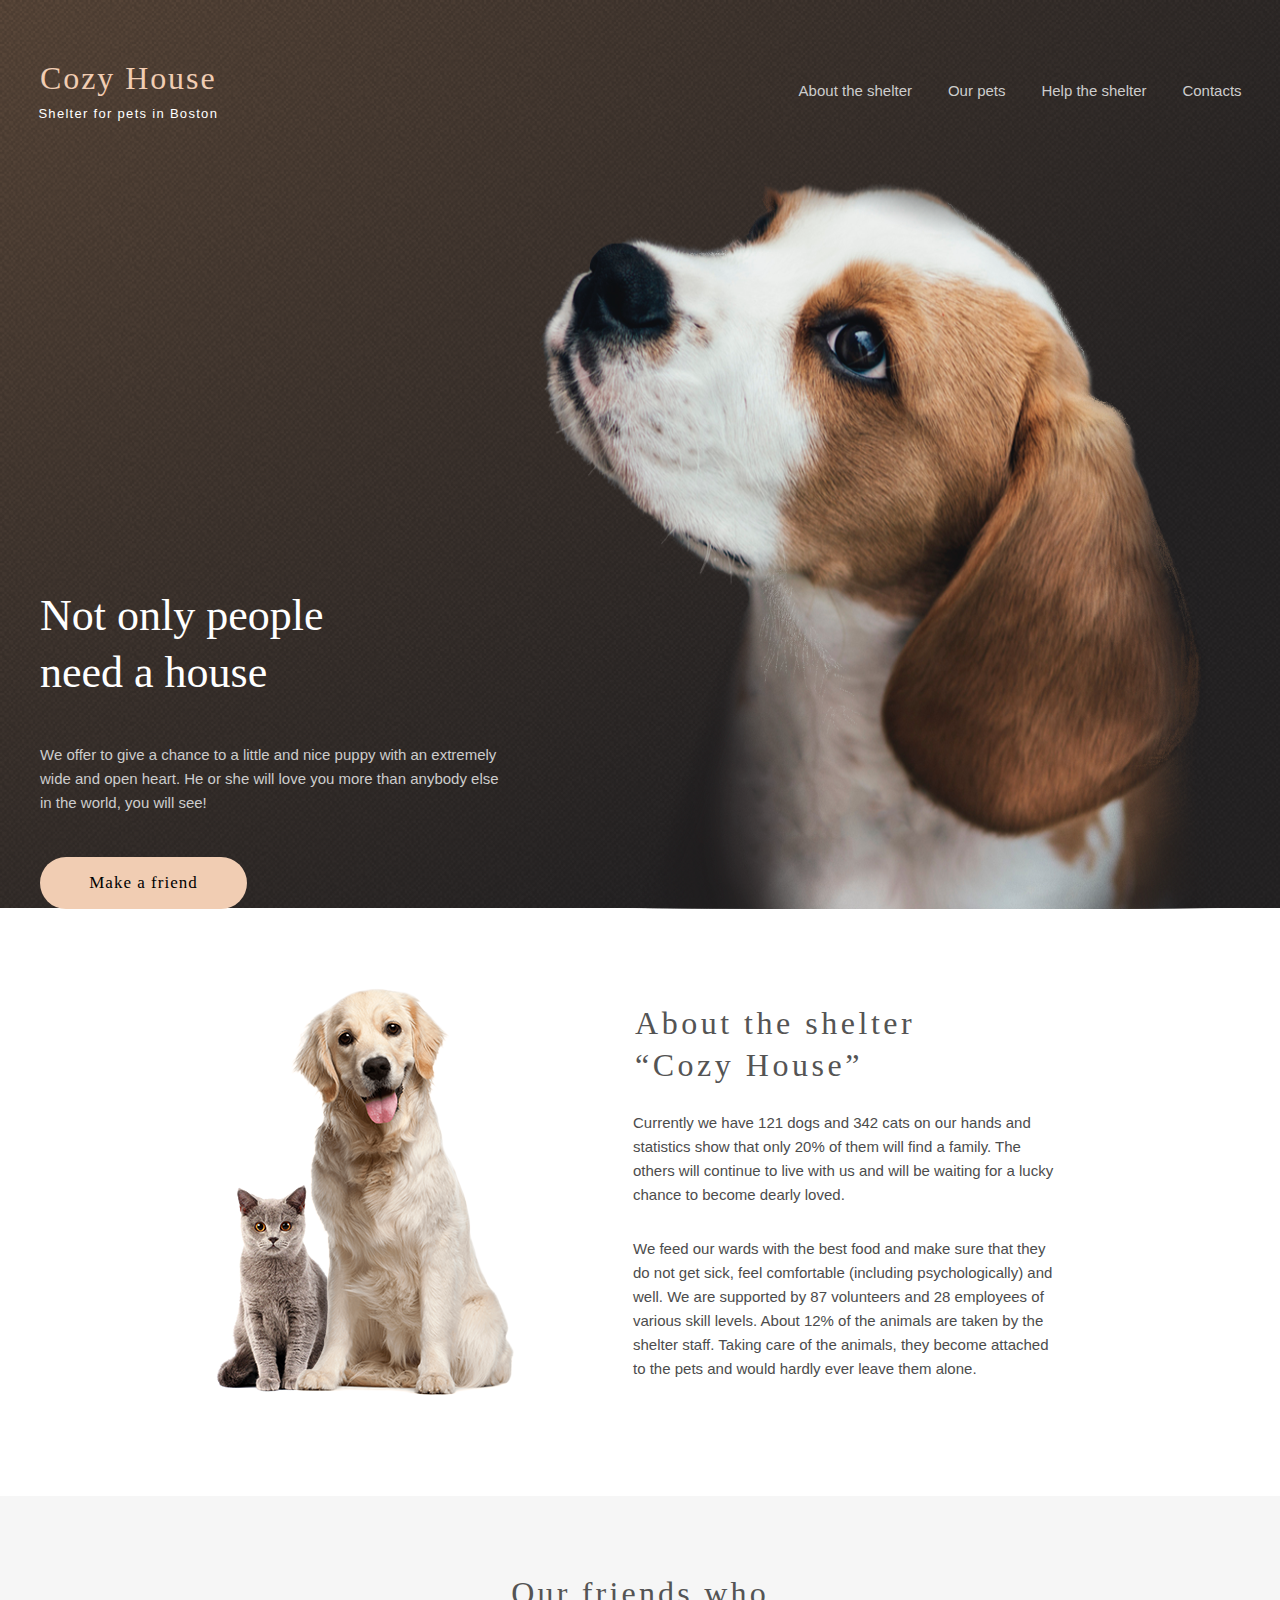
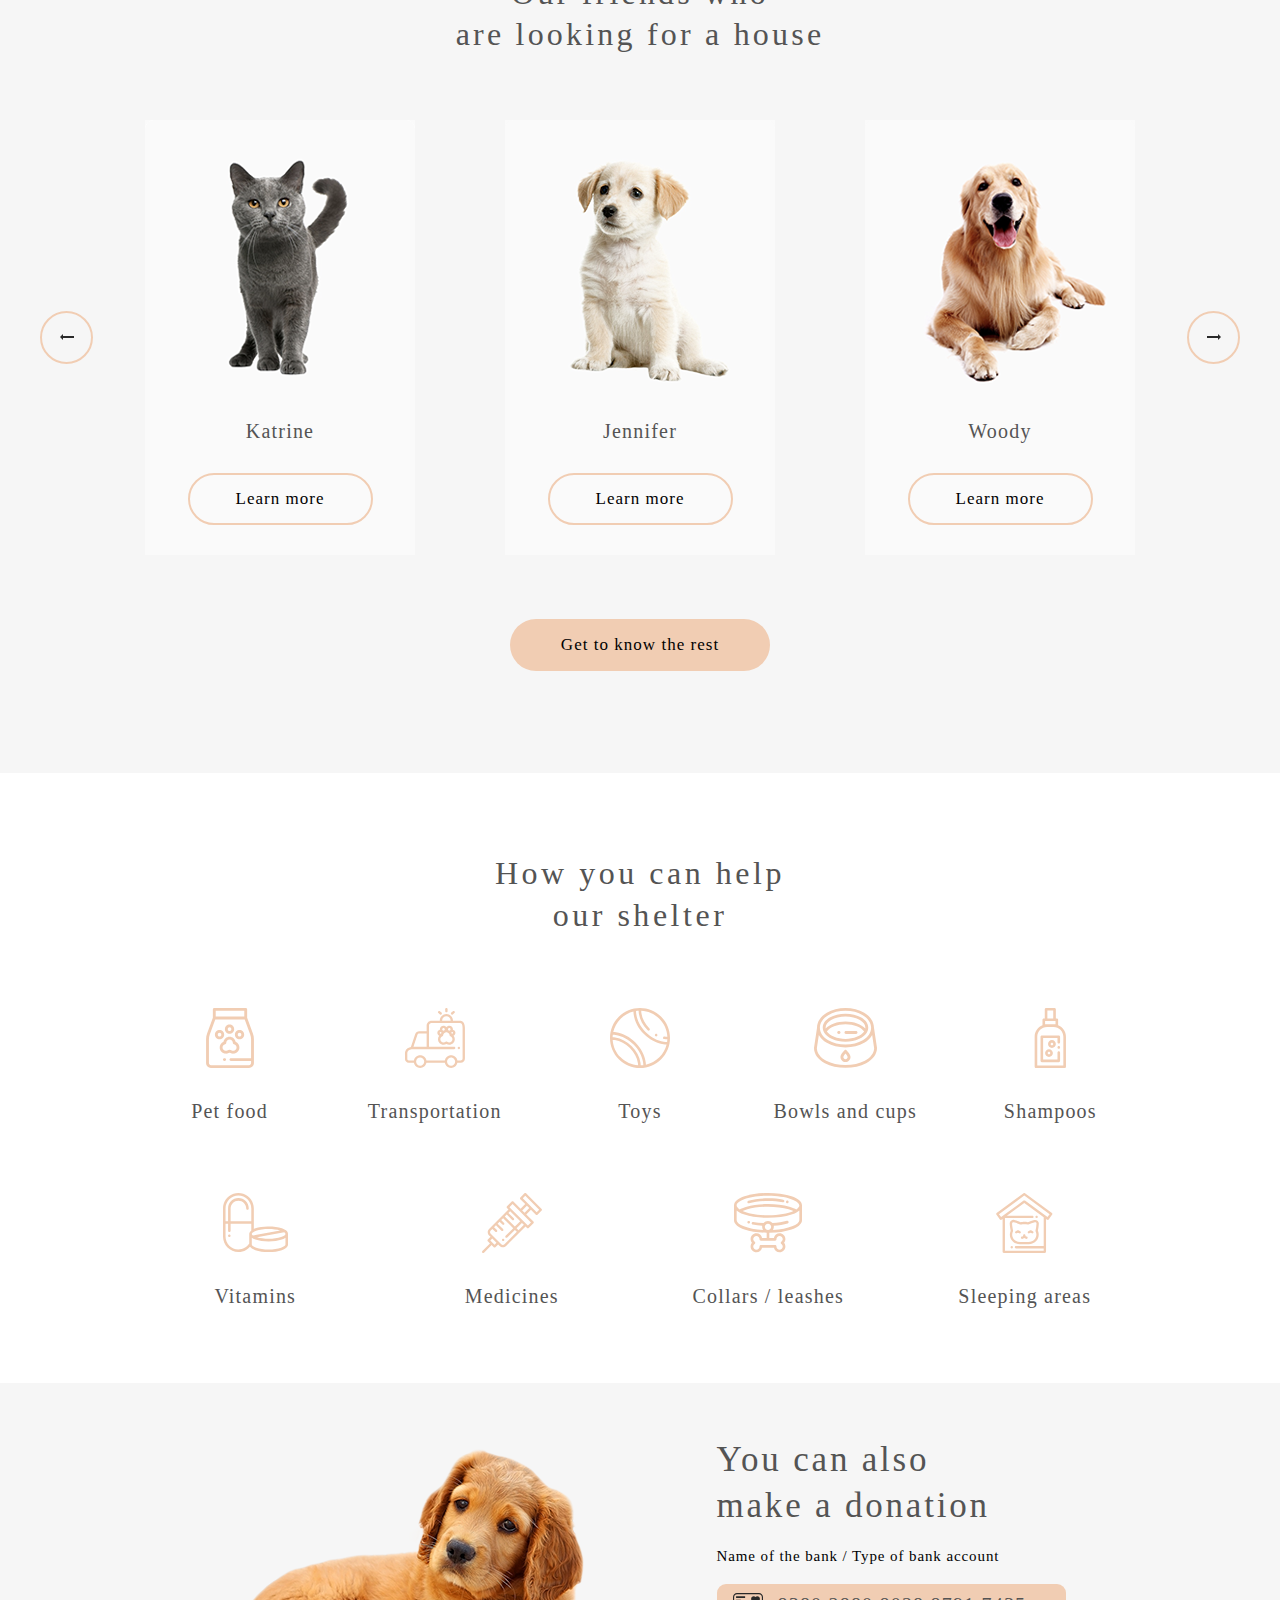
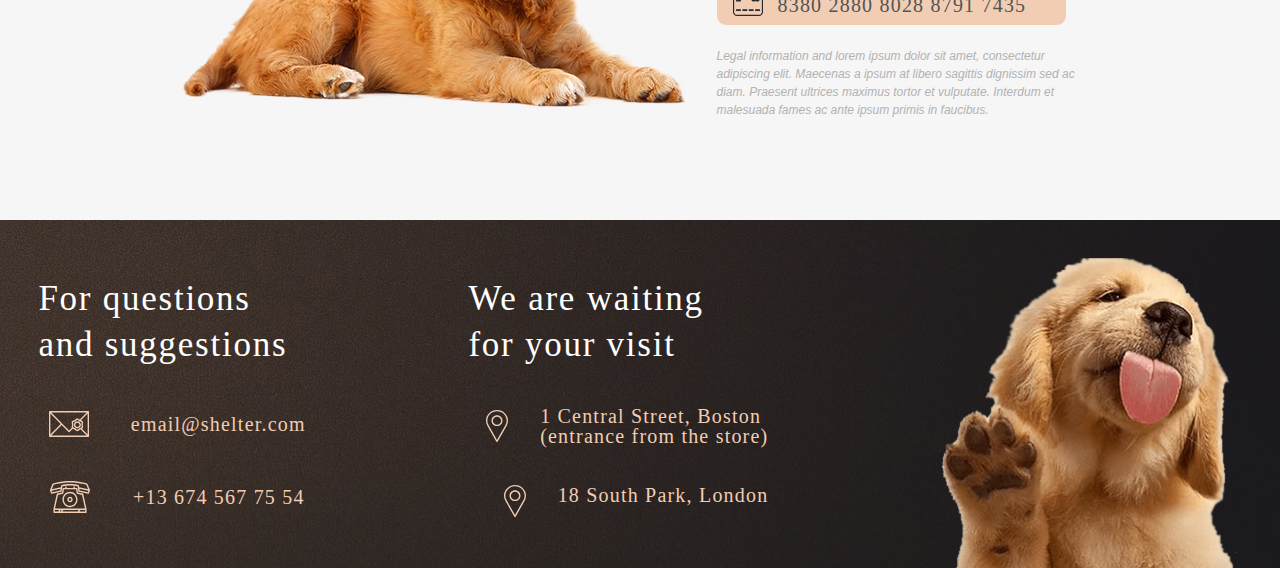
<file: assets/pages/main/index.html>
<!DOCTYPE html>
<html lang="en">
<head>
    <meta charset="UTF-8">
    <meta name="viewport" content="width=device-width, initial-scale=1.0">
    <link rel="stylesheet" href="./css/style.css">
    <title>Document</title>
</head>
<body>
    <div class="body_content">
        <div class="start_wrapper">
            <header>
                <div class="logo">
                    <div class="logo__title">Cozy House</div>
                    <div class="logo_subtitle">Shelter for pets in Boston </div>
                </div>
                <nav>
                    <ul>
                        <li><a href="#">About the shelter</a></li>
                        <li><a href="#">Our pets</a></li>
                        <li><a href="#">Help the shelter</a></li>
                        <li><a href="#">Contacts</a></li>
                    </ul>
                </nav>
                <div class="burger">
                    <div></div>
                    <div></div>
                    <div></div>
                </div>
            </header>
            <div class="start_screen">
                <div class="start_screen__content">
                    <h2>Not only people <br> need a house</h2>
                    <p>We offer to give a chance to a little and nice puppy with an extremely wide and open heart. He or she will love you more than anybody else in the world, you will see!</p>
                    <button class="primary">Make a friend</button>
                </div>
                <img src="../../icons/start-screen-puppy.svg" alt="puppy">
            </div>
            
        </div>
        <div class="about_wrapper">
            <div class="about">
                <img src="../../images/about-pets.png" alt="about_pets">
                <div class="about__content">
                    <h3>About the shelter “Cozy House”</h3>
                    <p>Currently we have 121 dogs and 342 cats on our hands and statistics show that only 20% of them will find a family. The others will continue to live with us and will be waiting for a lucky chance to become dearly loved.</p>
                    <p>We feed our wards with the best food and make sure that they do not get sick, feel comfortable (including psychologically) and well. We are supported by 87 volunteers and 28 employees of various skill levels. About 12% of the animals are taken by the shelter staff. Taking care of the animals, they become attached to the pets and would hardly ever leave them alone.</p>
                </div>
            </div>
    </div>
    <div class="pets_wrapper">
        <div class="pets_content">
            <h3>Our friends who<br> are looking for a house</h3>
            <div class="slider">
                <a href="#" class="button_swipe left"><img src="../../images/ArrowL.png" alt=""></a>
                <div class="cards">
                    <div class="card">
                        <img src="../../images/pets-katrine.png" alt="">
                        <p>Katrine</p>
                        <button class="secondary">Learn more</button>
                    </div>
                    <div class="card">
                            <img src="../../images/pets-jennifer.png" alt="">
                            <p>Jennifer</p>
                            <button class="secondary">Learn more</button>
                    </div>
                    <div class="card">
                            <img src="../../images/pets-woody.png" alt="">
                            <p>Woody</p>
                            <button class="secondary">Learn more</button>
                    </div>
                </div>
                <a href="#" class="button_swipe right"><img src="../../images/ArrowR.png" alt=""></a>
            </div>
            <button id="rest" >Get to know the rest</button>
        </div>
    </div>
    <div class="help_wrapper">
        <h3>How you can help our shelter</h3>
        <div class="list">
            <div class="list_item">
                <img src="../../icons/pet-food.svg" alt="">
                <h4>Pet food</h4>
            </div>
            <div class="list_item">
                    <img src="../../icons/transportation.svg" alt="">
                    <h4>Transportation</h4>
                </div>
                <div class="list_item">
                    <img src="../../icons/toys.svg" alt="">
                    <h4>Toys</h4>
                </div>
                <div class="list_item">
                    <img src="../../icons/bowls-and-cups.svg" alt="">
                    <h4>Bowls and cups</h4>
                </div>
                <div class="list_item">
                    <img src="../../icons/shampoos.svg" alt="">
                    <h4>Shampoos</h4>
                </div>
                <div class="list_item">
                    <img src="../../icons/vitamins.svg" alt="">
                    <h4>Vitamins</h4>
                </div>
                <div class="list_item">
                    <img src="../../icons/medicines.svg" alt="">
                    <h4>Medicines</h4>
                </div>
                <div class="list_item">
                    <img src="../../icons/collars-or-leashes.svg" alt="">
                    <h4>Collars / leashes</h4>
                </div> 
                <div class="list_item">
                    <img src="../../icons/sleeping-area.svg" alt="">
                    <h4>Sleeping areas</h4>
                </div>  
        </div>
    </div>
    <div class="donation_wrapper">
        <div class="donation">
            <img id="donation_puppy" src="../../images/donation-dog.png" alt="">
            <div class="donation__content">
                    <h3>You can also<br> make a donation</h3>
                    <p class="subheading">Name of the bank / Type of bank account</p>
                    <div class="credit_card">
                        <img src="../../icons/credit-card.svg" alt="">
                        <h4>8380 2880 8028 8791 7435</h4>
                    </div>
                    <p class="legal_information">Legal information and lorem ipsum dolor sit amet, consectetur adipiscing elit. Maecenas a ipsum at libero sagittis dignissim sed ac diam. Praesent ultrices maximus tortor et vulputate. Interdum et malesuada fames ac ante ipsum primis in faucibus.</p>
            </div>
        </div>
    </div>
    <footer>
        <div class="footer__content">
            <div class="infos">
                <div class="contacts">
                    <h3>For questions<br id="br1"> and suggestions</h3>
                    <div class="contact_info">
                        <img src="../../icons/mail.svg" alt="">
                        <p>email@shelter.com</p>
                    </div>
                    <div class="contact_info">
                        <img  src="../../icons/phone.svg" alt="">
                        <p>+13 674 567 75 54</p>
                    </div>
                </div>
                <div class="locations">
                    <h3>We are waiting<br id="br2"> for your visit</h3>
                    
                    <div class="location_info">
                        <img src="../../icons/pin.svg" alt="">
                        <p>1 Central Street, Boston<br> (entrance from the store)</p>
                    </div>
                    <div class="location_info">
                        <img src="../../icons/pin.svg" alt="">
                        <p>18 South Park, London</p>
                    </div>
                </div>
            </div>
            <img src="../../images/footer-puppy.png" id="puppy" alt="">
        </div>
    </footer>
    </div>
</body>
</html>
</file>
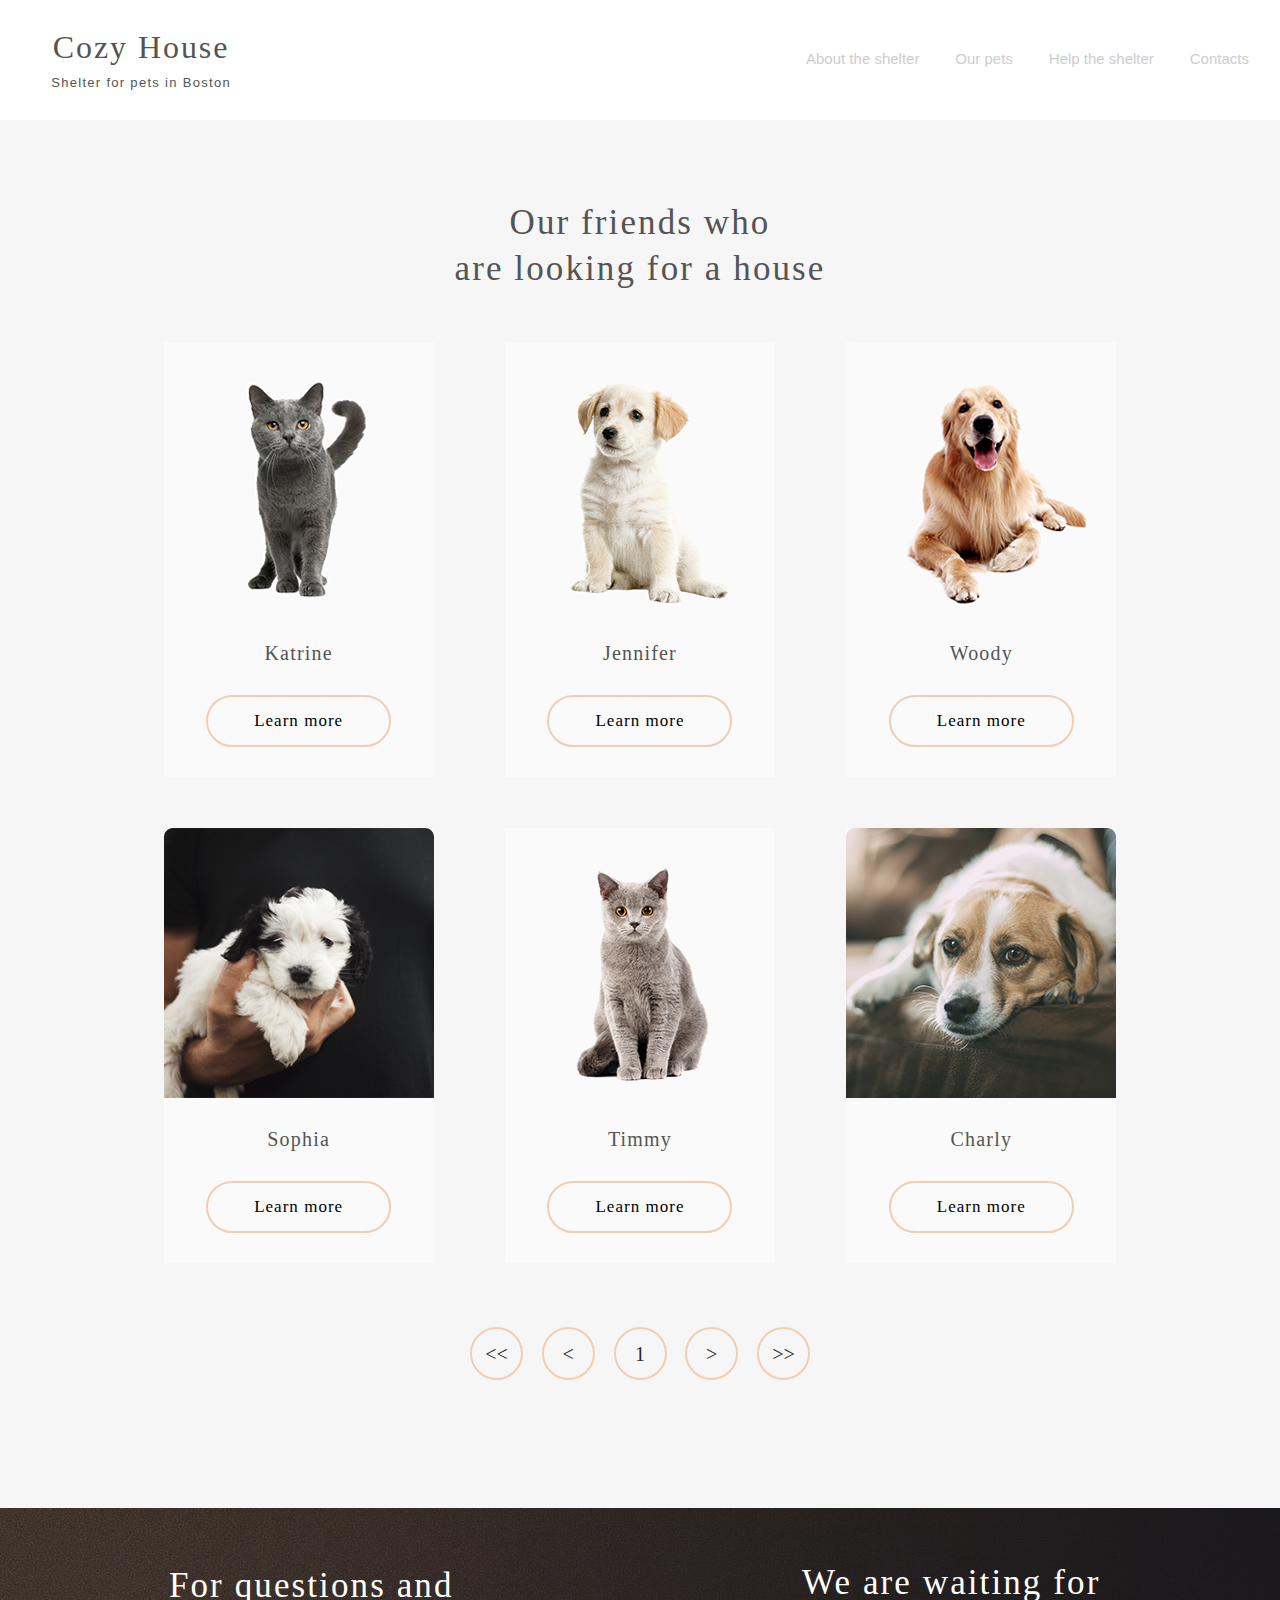
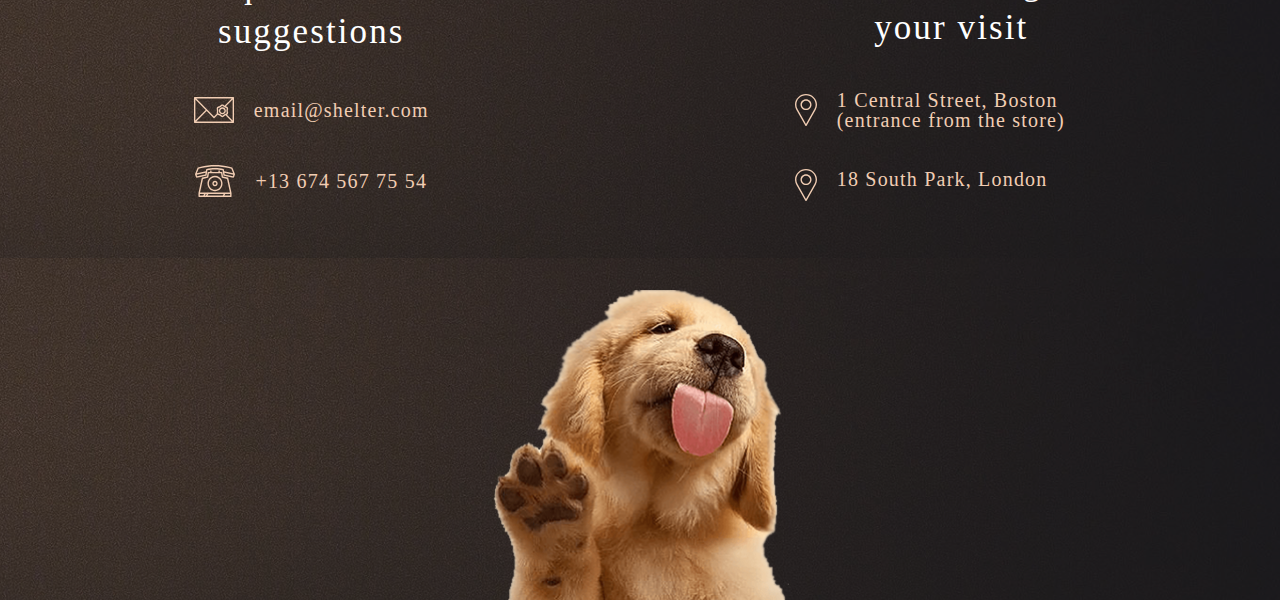
<file: assets/pages/pets/pets.html>
<!DOCTYPE html>
<html lang="en">
<head>
    <meta charset="UTF-8">
    <meta name="viewport" content="width=device-width, initial-scale=1.0">
    <link rel="stylesheet" href="./css/style.css">
    <title>Document</title>
</head>
<body>
    <header>
        <div class="logo">
            <div class="logo__title">Cozy House</div>
            <div class="logo_subtitle">Shelter for pets in Boston </div>
        </div>
        <nav>
            <ul>
                <li><a href="#">About the shelter</a></li>
                <li><a href="#">Our pets</a></li>
                <li><a href="#">Help the shelter</a></li>
                <li><a href="#">Contacts</a></li>
            </ul>
        </nav>
        <div class="burger">
            <div></div>
            <div></div>
            <div></div>
        </div>
    </header>
    <div class="pets_wrapper">
        <div class="pets_content">
            <h3>Our friends who<br> are looking for a house</h3>
            <div class="slider">
                <div class="cards">
                    <div class="card">
                        <img src="../../images/pets-katrine.png" alt="">
                        <p>Katrine</p>
                        <button class="secondary">Learn more</button>
                    </div>
                    <div class="card">
                            <img src="../../images/pets-jennifer.png" alt="">
                            <p>Jennifer</p>
                            <button class="secondary">Learn more</button>
                    </div>
                    <div class="card">
                            <img src="../../images/pets-woody.png" alt="">
                            <p>Woody</p>
                            <button class="secondary">Learn more</button>
                    </div>
                    <div class="card">
                        <img src="../../images/pets-sophia.png" alt="">
                        <p>Sophia</p>
                        <button class="secondary">Learn more</button>
                    </div>
                    <div class="card">
                        <img src="../../images/pets-timmy.png" alt="">
                        <p>Timmy</p>
                        <button class="secondary">Learn more</button>
                    </div>
                    <div class="card">
                        <img src="../../images/pets-charly.png" alt="">
                        <p>Charly</p>
                        <button class="secondary">Learn more</button>
                    </div>
                    <div class="card">
                        <img src="../../images/pets-scarlet.png" alt="">
                        <p>Scarlet</p>
                        <button class="secondary">Learn more</button>
                    </div>
                    <div class="card">
                        <img src="../../images/pets-freddie.png" alt="">
                        <p>Freddie</p>
                        <button class="secondary">Learn more</button>
                    </div>
                </div>
            </div>
            <div class="controls">
                <a href="#" class="button_swipe right">&lt;&lt;</a>
                <a href="#" class="button_swipe right">&lt;</a>
                <a href="#" class="button_swipe right">1</a>
                <a href="#" class="button_swipe right">&gt;</a>
                <a href="#" class="button_swipe right">&gt;&gt;</a>
            </div>
           
        </div>
    </div>
    <footer>
        <div class="footer__content">
            <div class="contacts">
                <h3>For questions<br id="br"> and suggestions</h3>
                <div class="contact_info">
                    <img src="../../icons/mail.svg" alt="">
                    <p>email@shelter.com</p>
                </div>
                <div class="contact_info">
                    <img src="../../icons/phone.svg" alt="">
                    <p>+13 674 567 75 54</p>
                </div>
            </div>
            <div class="locations">
                
                <h3>We are waiting<br id="br2"> for your visit</h3>
                <div class="location_info">
                    <img src="../../icons/pin.svg" alt="">
                    <p>1 Central Street, Boston<br> (entrance from the store)</p>
                </div>
                <div class="location_info">
                    <img src="../../icons/pin.svg" alt="">
                    <p>18 South Park, London</p>
                </div>
            </div>
        </div>
            <img src="../../images/footer-puppy.png" id="puppy" alt="">
    </footer>
</body>
</html>
</file>
<file: assets/pages/main/css/style.css>
html, body, div, span, applet, object, iframe, h1, h2, h3, h4, h5, h6, p, blockquote, pre, a, abbr, acronym, address, big, cite, code, del, dfn, em, img, ins, kbd, q, s, samp, small, strike, strong, sub, sup, tt, var, b, u, i, center, dl, dt, dd, ol, ul, li, fieldset, form, label, legend, table, caption, tbody, tfoot, thead, tr, th, td, article, aside, canvas, details, embed, figure, figcaption, footer, header, hgroup, menu, nav, output, ruby, section, summary, time, mark, audio, video { margin: 0; padding: 0; border: 0; font-size: 100%; font: inherit; vertical-align: baseline; }

/* HTML5 display-role reset for older browsers */
article, aside, details, figcaption, figure, footer, header, hgroup, menu, nav, section { display: block; }

body { line-height: 1; }

ol, ul { list-style: none; }

blockquote, q { quotes: none; }

blockquote:before, blockquote:after, q:before, q:after { content: ''; content: none; }

table { border-collapse: collapse; border-spacing: 0; }

button { border: none; margin: 0; padding: 0; width: auto; overflow: visible; background: transparent; color: inherit; font: inherit; line-height: normal; -webkit-font-smoothing: inherit; -moz-osx-font-smoothing: inherit; -webkit-appearance: none; }

button:hover { background-color: #FDDCC4; }

@media (min-width: 320px) { button { width: 207px; height: 52px; background: #F1CDB3; border-radius: 100px; font-size: 17px; font-family: Georgia, 'Times New Roman', Times, serif; letter-spacing: 0.06em; border-color: #F1CDB3; }
  h3 { font-size: 1.5em; font-family: Georgia, 'Times New Roman', Times, serif; line-height: 130%; letter-spacing: 0.06em; color: #545454; text-align: center; }
  body { width: 100%; }
  .start_wrapper { height: 100%; display: flex; align-items: center; flex-direction: column; background: url(../../../icons/startScreenBackground.svg); }
  header { width: 100%; margin-top: 10%; display: flex; justify-content: space-between; align-items: center; }
  header .logo { display: flex; flex-direction: column; align-items: center; justify-content: space-between; height: 57px; margin-left: 3%; }
  header .logo__title { font-size: 2em; font-family: Georgia, 'Times New Roman', Times, serif; color: #F1CDB3; letter-spacing: 0.06em; }
  header .logo_subtitle { color: #ffffff; letter-spacing: 0.18em; font-size: 0.7em; font-family: Arial, Helvetica, sans-serif; }
  header .burger { margin-right: 16%; }
  header .burger div { width: 31px; height: 2px; background-color: #F1CDB3; margin: 8px 0; }
  header nav { display: none; }
  header ul { display: flex; justify-content: space-between; width: 443px; }
  header ul li a { color: #CDCDCD; font-size: 15px; font-family: Arial, Helvetica, sans-serif; margin-bottom: 6px; text-decoration: none; }
  header ul li a:hover { color: #FAFAFA; }
  header ul li a:active { /*border-style: solid; border-bottom-color: 1px solid red;*/ }
  .start_screen { display: flex; flex-direction: column; align-items: center; width: 100%; }
  .start_screen .start_screen__content { margin-top: 19%; width: 300px; height: 296px; display: flex; flex-direction: column; align-items: center; justify-content: space-between; }
  .start_screen .start_screen__content h2 { font-size: 1.5em; font-family: Georgia, 'Times New Roman', Times, serif; color: #ffffff; line-height: 139%; text-align: center; letter-spacing: 0.08em; }
  .start_screen .start_screen__content p { font-size: 15px; font-family: Arial, Helvetica, sans-serif; color: #CDCDCD; line-height: 160%; text-align: center; }
  .start_screen img { margin-top: 33%; margin-left: 13%; width: 260px; }
  .about_wrapper { height: 100%; width: 100%; display: flex; align-items: center; justify-content: center; padding-bottom: 13%; }
  .about_wrapper .about { display: flex; height: 100%; width: 300px; flex-direction: column-reverse; align-items: center; }
  .about_wrapper .about .about__content { margin-top: 15%; width: 300px; display: flex; flex-direction: column; align-items: center; }
  .about_wrapper .about h3 { width: 75%; letter-spacing: 0.08em; }
  .about_wrapper .about p { font-size: 15px; font-family: Arial, Helvetica, sans-serif; line-height: 160%; color: #4C4C4C; margin-top: 25px; width: 270px; text-align: justify; }
  .about_wrapper .about p:nth-child(3) { margin-top: 7%; }
  .about_wrapper .about img { width: 260px; margin-top: 14%; }
  .pets_wrapper { height: 100%; background-color: #f6f6f6; }
  .pets_wrapper .pets_content { display: flex; flex-direction: column; align-items: center; }
  .pets_wrapper h3 { text-align: center; letter-spacing: 0.08em; margin-top: 13%; }
  .pets_wrapper .slider { margin-top: 13%; width: 100%; height: 100%; display: flex; align-items: center; justify-content: space-between; flex-direction: column-reverse; }
  .pets_wrapper .slider .right { margin-top: 21px; margin-left: 130px; }
  .pets_wrapper .slider .left { align-self: flex-start; margin-top: -53px; margin-left: 67px; }
  .pets_wrapper .slider .button_swipe { width: 49px; height: 49px; border: 2px solid #F1CDB3; border-radius: 100px; font-size: 15px; display: flex; justify-content: center; align-items: center; }
  .pets_wrapper .slider .button_swipe:hover { background-color: #FDDCC4; border: 2px solid #FDDCC4; }
  .pets_wrapper .slider .button_swipe:visited { border: 2px solid #CDCDCD; }
  .pets_wrapper .slider .cards { width: 100%; height: 100%; display: flex; justify-content: center; align-items: center; order: 3; }
  .pets_wrapper .slider .cards .card { height: 435px; width: 270px; background-color: #fafafa; display: flex; flex-direction: column; align-items: center; }
  .pets_wrapper .slider .cards .card:hover { background-color: #FFFFFF; }
  .pets_wrapper .slider .cards .card:nth-child(n+2) { display: none; }
  .pets_wrapper .slider .cards .card p { font-size: 20px; font-family: Georgia, 'Times New Roman', Times, serif; color: #545454; letter-spacing: 0.06em; margin-top: 31px; }
  .pets_wrapper .slider .cards .card .secondary { border: 2px solid #F1CDB3; border-radius: 100px; background-color: #fafafa; width: 185px; margin-top: 32px; }
  .pets_wrapper .slider .cards .card .secondary:hover { background-color: #FDDCC4; border: 2px solid #FDDCC4; }
  .pets_wrapper #rest { margin-bottom: 14%; }
  .pets_wrapper button { width: 260px; margin-top: 13%; }
  .help_wrapper { display: flex; align-items: center; flex-direction: column; height: 100%; }
  .help_wrapper h3 { margin-top: 13%; width: 247px; text-align: center; letter-spacing: 0.08em; }
  .help_wrapper .list { display: flex; flex-wrap: wrap; justify-content: space-between; align-items: center; height: auto; margin-bottom: 14%; }
  .help_wrapper .list_item { margin-top: 10%; flex: 0 50%; display: flex; flex-direction: column; justify-content: space-between; align-items: center; height: 87px; }
  .help_wrapper .list_item img { height: 50px; }
  .help_wrapper .list_item h4 { font-size: 15px; font-family: Georgia, 'Times New Roman', Times, serif; letter-spacing: 0.06em; color: #545454; }
  .donation_wrapper { height: 100%; background-color: #f6f6f6; display: flex; align-items: center; justify-content: center; }
  .donation_wrapper .donation { display: flex; flex-direction: column-reverse; align-items: center; width: 100%; height: 100%; }
  .donation_wrapper .donation img { width: 260px; }
  .donation_wrapper .donation #donation_puppy { margin-top: 14%; margin-bottom: 13%; }
  .donation_wrapper .donation .donation__content { height: 100%; display: flex; flex-direction: column; align-items: center; }
  .donation_wrapper .donation .donation__content h3 { letter-spacing: 0.08em; margin-top: 13%; }
  .donation_wrapper .donation .subheading { margin-top: 8%; font-size: 15px; font-family: Georgia, 'Times New Roman', Times, serif; }
  .donation_wrapper .donation .credit_card { height: 43px; background: #F1CDB3; border-radius: 9px; display: flex; align-items: center; margin-top: 8%; width: 89%; }
  .donation_wrapper .donation .credit_card img { width: 30px; height: 23px; margin-left: 16px; }
  .donation_wrapper .donation .credit_card h4 { margin-left: 15px; font-size: 15px; font-family: Georgia, 'Times New Roman', Times, serif; letter-spacing: 0.06em; color: #545454; }
  .donation_wrapper .donation .legal_information { font-size: 12px; font-family: Arial, Helvetica, sans-serif; font-style: italic; line-height: 150%; color: #B2B2B2; width: 88%; margin-top: 6%; text-align: justify; }
  .footer__content { display: flex; flex-direction: column; align-items: center; background: url(../../../images/footer-background.png); }
  .footer__content #br1, .footer__content #br2 { display: none; }
  .footer__content h3 { color: #ffffff; letter-spacing: 0.08em; }
  .footer__content p { color: #F1CDB3; font-size: 20px; font-family: Georgia, 'Times New Roman', Times, serif; letter-spacing: 0.06em; }
  .footer__content .contacts { margin-top: 10%; width: 278px; height: 208px; display: flex; flex-direction: column; justify-content: space-between; align-items: center; }
  .footer__content .contact_info { display: flex; align-items: center; justify-content: space-between; width: 238px; }
  .footer__content .locations { margin-top: 13%; width: 278px; height: 208px; display: flex; flex-direction: column; justify-content: space-between; align-items: center; }
  .footer__content .location_info { display: flex; width: 300px; justify-content: space-between; }
  .footer__content #puppy { margin-top: 16%; width: 260px; } }

@media (min-width: 768px) { button { width: 207px; height: 52px; background: #F1CDB3; border-radius: 100px; font-size: 17px; font-family: Georgia, 'Times New Roman', Times, serif; letter-spacing: 0.06em; border-color: #F1CDB3; }
  h3 { font-size: 1.5em; font-family: Georgia, 'Times New Roman', Times, serif; line-height: 130%; letter-spacing: 0.06em; color: #545454; text-align: center; }
  body { width: 100%; }
  .start_wrapper { height: 100%; display: flex; align-items: center; flex-direction: column; background: url(../../../icons/startScreenBackground.svg); }
  header { width: 100%; margin-top: 4%; display: flex; justify-content: space-between; align-items: center; }
  header .logo { display: flex; flex-direction: column; align-items: center; justify-content: space-between; height: 57px; margin-left: 4%; }
  header .logo__title { font-size: 2em; font-family: Georgia, 'Times New Roman', Times, serif; color: #F1CDB3; letter-spacing: 0.06em; }
  header .logo_subtitle { color: #ffffff; letter-spacing: 0.18em; font-size: 0.7em; font-family: Arial, Helvetica, sans-serif; }
  header .burger { display: none; }
  header nav { display: flex; margin-right: 4%; }
  header ul { display: flex; justify-content: space-between; width: 443px; }
  header ul li a { color: #CDCDCD; font-size: 15px; font-family: Arial, Helvetica, sans-serif; margin-bottom: 6px; text-decoration: none; }
  header ul li a:hover { color: #FAFAFA; }
  header ul li a:active { /*border-style: solid; border-bottom-color: 1px solid red;*/ }
  .start_screen { display: flex; flex-direction: column; align-items: center; width: 100%; }
  .start_screen .start_screen__content { margin-top: 9%; width: 460px; height: 322px; display: flex; flex-direction: column; justify-content: space-between; }
  .start_screen .start_screen__content h2 { align-self: start; font-size: 2.5em; font-family: Georgia, 'Times New Roman', Times, serif; color: #ffffff; line-height: 132%; text-align: left; letter-spacing: 0.05em; }
  .start_screen img { margin-top: 12%; margin-left: 18%; width: 569px; }
  .about_wrapper { height: 100%; width: 100%; display: flex; align-items: center; justify-content: center; padding-bottom: 13%; }
  .about_wrapper .about { display: flex; height: 100%; width: 100%; flex-direction: column-reverse; align-items: center; }
  .about_wrapper .about .about__content { margin-top: 11%; width: 430px; display: flex; flex-direction: column; align-items: center; }
  .about_wrapper .about h3 { width: 75%; letter-spacing: 0.11em; font-size: 2em; align-self: start; text-align: left; }
  .about_wrapper .about p { font-size: 15px; font-family: Arial, Helvetica, sans-serif; line-height: 160%; color: #4C4C4C; margin-top: 26px; width: 100%; text-align: left; }
  .about_wrapper .about p:nth-child(3) { margin-top: 7%; }
  .about_wrapper .about img { width: 300px; margin-top: 10%; }
  .pets_wrapper { height: 100%; background-color: #f6f6f6; }
  .pets_wrapper .pets_content { display: flex; flex-direction: column; align-items: center; }
  .pets_wrapper h3 { text-align: center; letter-spacing: 0.1em; margin-top: 11%; font-size: 2em; }
  .pets_wrapper .slider { margin-top: 8%; width: 100%; height: 100%; display: flex; align-items: center; justify-content: space-evenly; flex-direction: row; }
  .pets_wrapper .slider .right { margin-top: 0px; margin-left: 0px; order: 3; }
  .pets_wrapper .slider .left { align-self: center; margin-top: 0px; margin-left: 0px; }
  .pets_wrapper .slider .button_swipe { width: 49px; height: 49px; border: 2px solid #383635; border-radius: 100px; font-size: 15px; display: flex; justify-content: center; align-items: center; }
  .pets_wrapper .slider .button_swipe:hover { background-color: #FDDCC4; border: 2px solid #FDDCC4; }
  .pets_wrapper .slider .button_swipe:visited { border: 2px solid #CDCDCD; }
  .pets_wrapper .slider .cards { width: 76%; height: 100%; display: flex; justify-content: space-between; align-items: center; order: 2; }
  .pets_wrapper .slider .cards .card { height: 435px; width: 270px; background-color: #fafafa; display: flex; flex-direction: column; align-items: center; }
  .pets_wrapper .slider .cards .card:hover { background-color: #FFFFFF; }
  .pets_wrapper .slider .cards .card:nth-child(2) { display: flex; }
  .pets_wrapper .slider .cards .card:nth-child(n+3) { display: none; }
  .pets_wrapper .slider .cards .card p { font-size: 20px; font-family: Georgia, 'Times New Roman', Times, serif; color: #545454; letter-spacing: 0.06em; margin-top: 31px; }
  .pets_wrapper .slider .cards .card .secondary { border: 2px solid #F1CDB3; border-radius: 100px; background-color: #fafafa; width: 185px; margin-top: 32px; }
  .pets_wrapper .slider .cards .card .secondary:hover { background-color: #FDDCC4; border: 2px solid #FDDCC4; }
  .pets_wrapper #rest { margin-bottom: 13%; margin-top: 8%; }
  .pets_wrapper button { width: 260px; margin-top: 13%; }
  .help_wrapper { display: flex; align-items: center; flex-direction: column; height: 100%; }
  .help_wrapper h3 { margin-top: 11%; text-align: center; letter-spacing: 0.11em; font-size: 2em; width: 45%; }
  .help_wrapper .list { display: flex; flex-wrap: wrap; justify-content: space-between; align-items: center; height: auto; margin-bottom: 14.5%; }
  .help_wrapper .list_item { margin-top: 7%; flex: 0 33%; display: flex; flex-direction: column; justify-content: space-between; align-items: center; height: 113px; }
  .help_wrapper .list_item img { height: 60px; }
  .help_wrapper .list_item h4 { font-size: 20px; font-family: Georgia, 'Times New Roman', Times, serif; letter-spacing: 0.06em; color: #545454; }
  .donation_wrapper { height: 100%; background-color: #f6f6f6; display: flex; align-items: center; justify-content: center; }
  .donation_wrapper .donation { display: flex; flex-direction: column-reverse; align-items: center; width: 100%; height: 100%; }
  .donation_wrapper .donation img { width: 505px; }
  .donation_wrapper .donation #donation_puppy { margin-top: 8%; margin-bottom: 13%; }
  .donation_wrapper .donation .donation__content { height: 100%; width: 380px; display: flex; flex-direction: column; align-items: flex-start; }
  .donation_wrapper .donation .donation__content h3 { letter-spacing: 0.08em; margin-top: 21%; font-size: 35px; text-align: left; }
  .donation_wrapper .donation .subheading { margin-top: 6%; font-size: 15px; font-family: Georgia, 'Times New Roman', Times, serif; }
  .donation_wrapper .donation .credit_card { height: 43px; background: #F1CDB3; border-radius: 9px; display: flex; align-items: center; margin-top: 5%; width: 92%; }
  .donation_wrapper .donation .credit_card img { width: 30px; height: 23px; margin-left: 16px; }
  .donation_wrapper .donation .credit_card h4 { margin-left: 15px; font-size: 20px; font-family: Georgia, 'Times New Roman', Times, serif; letter-spacing: 0.06em; color: #545454; }
  .donation_wrapper .donation .legal_information { font-size: 12px; font-family: Arial, Helvetica, sans-serif; font-style: italic; line-height: 150%; color: #B2B2B2; width: 95%; margin-top: 6%; text-align: left; }
  .footer__content { display: flex; flex-direction: column; align-items: center; background: url(../../../images/footer-background.png); }
  .footer__content #br1, .footer__content #br2 { display: none; }
  .footer__content .infos { width: 708px; display: flex; justify-content: space-evenly; }
  .footer__content h3 { color: #ffffff; letter-spacing: 0.05em; font-size: 35px; text-align: left; }
  .footer__content p { color: #F1CDB3; font-size: 20px; font-family: Georgia, 'Times New Roman', Times, serif; letter-spacing: 0.06em; }
  .footer__content .contacts { margin-top: 4%; width: 278px; height: 208px; display: flex; flex-direction: column; justify-content: space-between; align-items: flex-start; }
  .footer__content .contact_info { display: flex; align-items: center; justify-content: space-evenly; width: 238px; }
  .footer__content .contact_info img { margin-right: 4%; }
  .footer__content .locations { margin-top: 4%; width: 278px; height: 208px; display: flex; flex-direction: column; justify-content: space-between; align-items: flex-start; }
  .footer__content .location_info { display: flex; width: 300px; justify-content: end; }
  .footer__content .location_info img { margin-right: 4%; }
  .footer__content #puppy { margin-top: 12%; width: 300px; } }

@media (min-width: 1280px) { button { width: 207px; height: 52px; background: #F1CDB3; border-radius: 100px; font-size: 17px; font-family: Georgia, 'Times New Roman', Times, serif; letter-spacing: 0.06em; border-color: #F1CDB3; }
  h3 { font-size: 35px; font-family: Georgia, 'Times New Roman', Times, serif; line-height: 130%; letter-spacing: 0.06em; color: #545454; }
  body { width: 100%; }
  .start_wrapper { height: 908px; display: flex; align-items: center; flex-direction: column; background: url(../../../icons/startScreenBackground.svg); }
  header { width: 100%; height: 60px; display: flex; justify-content: space-between; align-items: center; margin-top: 62px; }
  header .logo { display: flex; flex-direction: column; align-items: center; justify-content: space-between; height: 58px; margin-left: 3%; }
  header .logo__title { font-size: 32px; font-family: Georgia, 'Times New Roman', Times, serif; color: #F1CDB3; letter-spacing: 0.06em; }
  header .logo_subtitle { color: #ffffff; letter-spacing: 0.1em; font-size: 13px; font-family: Arial, Helvetica, sans-serif; }
  header ul { display: flex; justify-content: space-between; width: 443px; }
  header ul li a { color: #CDCDCD; font-size: 15px; font-family: Arial, Helvetica, sans-serif; margin-bottom: 6px; text-decoration: none; }
  header ul li a:hover { color: #FAFAFA; }
  header ul li a:active { /*border-style: solid; border-bottom-color: 1px solid red;*/ }
  header nav { margin-right: 3%; }
  .start_screen { display: flex; align-items: end; flex-direction: row; width: 1200px; }
  .start_screen .start_screen__content { margin-top: 220px; width: 460px; height: 322px; display: flex; flex-direction: column; justify-content: space-between; }
  .start_screen .start_screen__content h2 { font-size: 44px; font-family: Georgia, 'Times New Roman', Times, serif; color: #ffffff; line-height: 130%; letter-spacing: 0.0em; }
  .start_screen .start_screen__content p { font-size: 15px; font-family: Arial, Helvetica, sans-serif; color: #CDCDCD; line-height: 160%; text-align: left; }
  .start_screen .start_screen__content button { align-self: baseline; }
  .start_screen img { margin-top: 61px; margin-left: 39px; width: 698px; height: 728px; }
  .about_wrapper { height: 588px; width: 100%; padding-bottom: 0%; display: flex; align-items: center; justify-content: center; }
  .about_wrapper .about { margin-top: -20px; display: flex; flex-direction: row; height: 408px; width: 1200px; }
  .about_wrapper .about .about__content { margin-top: 0px; width: 35%; margin-left: 10%; }
  .about_wrapper .about .about__content h3 { font-size: 2em; width: 80%; }
  .about_wrapper .about p { font-size: 15px; font-family: Arial, Helvetica, sans-serif; line-height: 24px; color: #4C4C4C; margin-top: 25px; width: 424px; }
  .about_wrapper .about img { margin-left: 175px; margin-top: 0%; }
  .pets_wrapper { height: 877px; background-color: #f6f6f6; }
  .pets_wrapper .pets_content { display: flex; flex-direction: column; align-items: center; }
  .pets_wrapper h3 { text-align: center; margin-top: 6%; padding-top: 0%; }
  .pets_wrapper .slider { margin-top: 5%; width: 1200px; height: 435px; display: flex; align-items: center; justify-content: space-between; }
  .pets_wrapper .slider .button_swipe { width: 49px; height: 49px; border: 2px solid #F1CDB3; border-radius: 100px; font-size: 15px; display: flex; justify-content: center; align-items: center; }
  .pets_wrapper .slider .button_swipe:hover { background-color: #FDDCC4; border: 2px solid #FDDCC4; }
  .pets_wrapper .slider .button_swipe:visited { border: 2px solid #CDCDCD; }
  .pets_wrapper .slider .cards { width: 990px; height: 100%; display: flex; justify-content: space-between; }
  .pets_wrapper .slider .cards .card { height: 435px; width: 270px; background-color: #fafafa; display: flex; flex-direction: column; align-items: center; }
  .pets_wrapper .slider .cards .card:hover { background-color: #FFFFFF; }
  .pets_wrapper .slider .cards .card:nth-child(n+3) { display: flex; }
  .pets_wrapper .slider .cards .card p { font-size: 20px; font-family: Georgia, 'Times New Roman', Times, serif; color: #545454; letter-spacing: 0.06em; margin-top: 31px; }
  .pets_wrapper .slider .cards .card .secondary { border: 2px solid #F1CDB3; border-radius: 100px; background-color: #fafafa; width: 185px; margin-top: 32px; }
  .pets_wrapper .slider .cards .card .secondary:hover { background-color: #FDDCC4; border: 2px solid #FDDCC4; }
  .pets_wrapper #rest { margin-top: 5%; }
  .pets_wrapper button { width: 260px; }
  .help_wrapper { display: flex; align-items: center; flex-direction: column; height: 100%; }
  .help_wrapper h3 { margin-top: 80px; width: 310px; text-align: center; }
  .help_wrapper .list { margin-top: 0px; display: flex; justify-content: space-around; width: 1026px; margin-bottom: 6%; }
  .help_wrapper .list_item { display: flex; flex-direction: column; justify-content: space-between; align-items: center; height: 113px; flex: 0 20%; }
  .help_wrapper .list_item h4 { font-size: 20px; font-family: Georgia, 'Times New Roman', Times, serif; letter-spacing: 0.06em; color: #545454; }
  .donation_wrapper { height: 437px; background-color: #f6f6f6; display: flex; align-items: center; justify-content: center; }
  .donation_wrapper .donation { display: flex; flex-direction: row; width: 915px; height: 282px; }
  .donation_wrapper .donation img { width: 505px; height: 261px; margin-top: 11%; }
  .donation_wrapper .donation .donation__content { margin-top: -5%; margin-left: 29px; }
  .donation_wrapper .donation .donation__content h3 { margin-top: 0%; }
  .donation_wrapper .donation .subheading { margin-top: 21px; letter-spacing: 0.06em; font-size: 15px; font-family: Georgia, 'Times New Roman', Times, serif; }
  .donation_wrapper .donation .credit_card { margin-top: 20px; width: 349px; height: 43px; background: #F1CDB3; border-radius: 9px; display: flex; align-items: center; }
  .donation_wrapper .donation .credit_card img { width: 30px; height: 23px; margin-left: 16px; margin-top: 0; }
  .donation_wrapper .donation .credit_card h4 { margin-left: 15px; font-size: 20px; font-family: Georgia, 'Times New Roman', Times, serif; letter-spacing: 0.06em; color: #545454; }
  .donation_wrapper .donation .legal_information { margin-top: 22px; font-size: 12px; font-family: Arial, Helvetica, sans-serif; font-style: italic; line-height: 150%; color: #B2B2B2; }
  .footer__content { display: flex; flex-direction: row; align-items: start; background: url(../../../images/footer-background.png); }
  .footer__content h3 { color: #ffffff; }
  .footer__content p { color: #F1CDB3; font-size: 20px; font-family: Georgia, 'Times New Roman', Times, serif; letter-spacing: 0.06em; margin-left: 20px; }
  .footer__content .infos { justify-content: space-between; margin-left: 3%; }
  .footer__content .contacts { width: 278px; height: 234px; margin-top: 8%; margin-left: 0%; }
  .footer__content .contact_info { display: flex; align-items: center; margin-top: 44px; width: 100%; }
  .footer__content .locations { margin-left: 0; margin-top: 8%; }
  .footer__content .location_info { display: flex; margin-top: 39px; }
  .footer__content #puppy { margin-left: 15%; margin-top: 3%; align-self: baseline; } }
/*# sourceMappingURL=style.css.map */
</file>
<file: assets/pages/pets/css/style.css>
html, body, div, span, applet, object, iframe, h1, h2, h3, h4, h5, h6, p, blockquote, pre, a, abbr, acronym, address, big, cite, code, del, dfn, em, img, ins, kbd, q, s, samp, small, strike, strong, sub, sup, tt, var, b, u, i, center, dl, dt, dd, ol, ul, li, fieldset, form, label, legend, table, caption, tbody, tfoot, thead, tr, th, td, article, aside, canvas, details, embed, figure, figcaption, footer, header, hgroup, menu, nav, output, ruby, section, summary, time, mark, audio, video { margin: 0; padding: 0; border: 0; font-size: 100%; font: inherit; vertical-align: baseline; }

/* HTML5 display-role reset for older browsers */
article, aside, details, figcaption, figure, footer, header, hgroup, menu, nav, section { display: block; }

body { line-height: 1; }

ol, ul { list-style: none; }

blockquote, q { quotes: none; }

blockquote:before, blockquote:after, q:before, q:after { content: ''; content: none; }

table { border-collapse: collapse; border-spacing: 0; }

button { border: none; margin: 0; padding: 0; width: auto; overflow: visible; background: transparent; color: inherit; font: inherit; line-height: normal; -webkit-font-smoothing: inherit; -moz-osx-font-smoothing: inherit; -webkit-appearance: none; }

button:hover { background-color: #FDDCC4; }

@media (min-width: 320px) { button { width: 207px; height: 52px; background: #F1CDB3; border-radius: 100px; font-size: 17px; font-family: Georgia, 'Times New Roman', Times, serif; letter-spacing: 0.06em; border-color: #F1CDB3; }
  h3 { font-size: 35px; font-family: Georgia, 'Times New Roman', Times, serif; line-height: 130%; letter-spacing: 0.06em; color: #545454; font-size: 155%; }
  body { width: 100%; }
  .start_wrapper { height: 908px; display: flex; align-items: center; flex-direction: column; background: url(../../../icons/startScreenBackground.svg); }
  header { width: 100%; height: 120px; display: flex; justify-content: space-between; align-items: center; }
  header .logo { display: flex; flex-direction: column; align-items: center; justify-content: space-between; height: 58px; margin-left: 4%; }
  header .logo__title { font-size: 32px; font-family: Georgia, 'Times New Roman', Times, serif; color: #545454; letter-spacing: 0.06em; }
  header .logo_subtitle { color: #545454; letter-spacing: 0.1em; font-size: 13px; font-family: Arial, Helvetica, sans-serif; }
  header .burger { margin-right: 17%; }
  header .burger div { width: 30px; height: 2px; background-color: black; margin: 8px 0; }
  header nav { display: none; }
  header ul { display: flex; justify-content: space-between; width: 443px; margin-left: -7%; margin-top: -3px; }
  header ul li a { color: #CDCDCD; font-size: 15px; font-family: Arial, Helvetica, sans-serif; margin-bottom: 6px; text-decoration: none; }
  header ul li a:hover { color: #FAFAFA; }
  .pets_wrapper { height: 100%; background-color: #f6f6f6; width: 100%; }
  .pets_wrapper .pets_content { display: flex; flex-direction: column; align-items: center; }
  .pets_wrapper h3 { text-align: center; padding-top: 13%; }
  .pets_wrapper .button_swipe { width: 49px; height: 49px; border: 2px solid #F1CDB3; border-radius: 100px; text-decoration: none; color: #292929; font-size: 20px; font-family: Georgia, 'Times New Roman', Times, serif; display: flex; justify-content: center; align-items: center; }
  .pets_wrapper .button_swipe:hover { background-color: #FDDCC4; border: 2px solid #FDDCC4; }
  .pets_wrapper .button_swipe:visited { border: 2px solid #CDCDCD; }
  .pets_wrapper .controls { display: flex; justify-content: space-between; width: 300px; margin-top: 14%; margin-bottom: 13%; }
  .pets_wrapper .slider { width: 100%; display: flex; align-items: center; justify-content: center; }
  .pets_wrapper .slider .cards { width: 80%; height: 100%; display: flex; justify-content: space-around; flex-wrap: wrap; }
  .pets_wrapper .slider .cards .card { height: 435px; width: 270px; background-color: #fafafa; display: flex; flex-direction: column; align-items: center; margin-top: 13%; }
  .pets_wrapper .slider .cards .card:nth-child(n+4) { display: none; }
  .pets_wrapper .slider .cards .card:hover { background-color: #FFFFFF; }
  .pets_wrapper .slider .cards .card p { font-size: 20px; font-family: Georgia, 'Times New Roman', Times, serif; color: #545454; letter-spacing: 0.06em; margin-top: 31px; }
  .pets_wrapper .slider .cards .card .secondary { border: 2px solid #F1CDB3; border-radius: 100px; background-color: #fafafa; width: 185px; margin-top: 32px; }
  .pets_wrapper .slider .cards .card .secondary:hover { background-color: #FDDCC4; border: 2px solid #FDDCC4; }
  .pets_wrapper button { width: 260px; margin-top: 60px; }
  footer { height: 100%; display: flex; flex-direction: column; background: url(../../../images/footer-background.png); }
  footer #puppy { align-self: center; margin-top: 7%; width: 100vw; }
  .footer__content { display: flex; flex-direction: column; align-items: center; }
  .footer__content h3 { color: #ffffff; width: 286px; text-align: center; }
  .footer__content #br { display: none; }
  .footer__content p { color: #F1CDB3; font-size: 20px; font-family: Georgia, 'Times New Roman', Times, serif; letter-spacing: 0.06em; margin-left: 20px; }
  .footer__content .contacts { width: 278px; height: 208px; display: flex; flex-direction: column; align-items: center; justify-content: space-between; margin-top: 9%; }
  .footer__content .contact_info { display: flex; align-items: center; }
  .footer__content .locations { margin-top: 13%; }
  .footer__content .locations #br2 { display: none; }
  .footer__content .location_info { display: flex; margin-top: 14%; } }

/*button {
    &:hover {
        background-color: #FDDCC4;
    }
}*/
@media (min-width: 768px) { button { width: 207px; height: 52px; background: #F1CDB3; border-radius: 100px; font-size: 17px; font-family: Georgia, 'Times New Roman', Times, serif; letter-spacing: 0.06em; border-color: #F1CDB3; }
  h3 { font-size: 35px; font-family: Georgia, 'Times New Roman', Times, serif; line-height: 130%; letter-spacing: 0.06em; color: #545454; }
  body { width: 100%; }
  .start_wrapper { height: 908px; display: flex; align-items: center; flex-direction: column; background: url(../../../icons/startScreenBackground.svg); }
  header { width: 100%; height: 120px; display: flex; justify-content: space-between; align-items: center; }
  header nav { display: block; }
  header .burger { display: none; }
  header .logo { display: flex; flex-direction: column; align-items: center; justify-content: space-between; height: 58px; margin-left: 4%; }
  header .logo__title { font-size: 32px; font-family: Georgia, 'Times New Roman', Times, serif; color: #545454; letter-spacing: 0.06em; }
  header .logo_subtitle { color: #545454; letter-spacing: 0.1em; font-size: 13px; font-family: Arial, Helvetica, sans-serif; }
  header ul { display: flex; justify-content: space-between; width: 443px; margin-left: -7%; margin-top: -3px; }
  header ul li a { color: #CDCDCD; font-size: 15px; font-family: Arial, Helvetica, sans-serif; margin-bottom: 6px; text-decoration: none; }
  header ul li a:hover { color: #FAFAFA; }
  .pets_wrapper { height: 100%; background-color: #f6f6f6; width: 100%; }
  .pets_wrapper .pets_content { display: flex; flex-direction: column; align-items: center; }
  .pets_wrapper h3 { text-align: center; padding-top: 80px; }
  .pets_wrapper .button_swipe { width: 49px; height: 49px; border: 2px solid #F1CDB3; border-radius: 100px; text-decoration: none; color: #292929; font-size: 20px; font-family: Georgia, 'Times New Roman', Times, serif; display: flex; justify-content: center; align-items: center; }
  .pets_wrapper .button_swipe:hover { background-color: #FDDCC4; border: 2px solid #FDDCC4; }
  .pets_wrapper .button_swipe:visited { border: 2px solid #CDCDCD; }
  .pets_wrapper .controls { display: flex; justify-content: space-between; width: 340px; margin-top: 5%; margin-bottom: 10%; }
  .pets_wrapper .slider { width: 100%; display: flex; align-items: center; justify-content: center; }
  .pets_wrapper .slider .cards { width: 80%; height: 100%; display: flex; justify-content: space-around; flex-wrap: wrap; }
  .pets_wrapper .slider .cards .card { height: 435px; width: 270px; background-color: #fafafa; display: flex; flex-direction: column; align-items: center; margin-top: 5%; }
  .pets_wrapper .slider .cards .card:hover { background-color: #FFFFFF; }
  .pets_wrapper .slider .cards .card:nth-child(3) { display: flex; }
  .pets_wrapper .slider .cards .card:nth-child(4) { display: flex; }
  .pets_wrapper .slider .cards .card:nth-child(5) { display: flex; }
  .pets_wrapper .slider .cards .card:nth-child(6) { display: flex; }
  .pets_wrapper .slider .cards .card p { font-size: 20px; font-family: Georgia, 'Times New Roman', Times, serif; color: #545454; letter-spacing: 0.06em; margin-top: 31px; }
  .pets_wrapper .slider .cards .card .secondary { border: 2px solid #F1CDB3; border-radius: 100px; background-color: #fafafa; width: 185px; margin-top: 32px; }
  .pets_wrapper .slider .cards .card .secondary:hover { background-color: #FDDCC4; border: 2px solid #FDDCC4; }
  .pets_wrapper button { width: 260px; margin-top: 60px; }
  footer { height: 100%; display: flex; flex-direction: column; background: url(../../../images/footer-background.png); }
  footer #puppy { align-self: center; margin-top: 7%; width: auto; }
  .footer__content { display: flex; justify-content: space-around; flex-direction: row; }
  .footer__content h3 { color: #ffffff; width: 313px; }
  .footer__content p { color: #F1CDB3; font-size: 20px; font-family: Georgia, 'Times New Roman', Times, serif; letter-spacing: 0.06em; margin-left: 20px; }
  .footer__content .contacts { width: 278px; height: 234px; display: flex; flex-direction: column; justify-content: space-between; margin-top: 4%; }
  .footer__content .contact_info { display: flex; align-items: center; }
  .footer__content .locations { margin-top: 4%; }
  .footer__content .location_info { display: flex; margin-top: 39px; } }

button:hover { background-color: #FDDCC4; }

/*@media (min-width: 1280px) {    

    button {
        width: 207px;
        height: 52px;
        background: #F1CDB3;
        border-radius: 100px;
        
        @include georgia-font(17px);

        letter-spacing: 0.06em;

        border-color: #F1CDB3;
    }

    h3 {

        @include georgia-font(35px);
        line-height: 130%;
        letter-spacing: 0.06em;
        color: $header-color-grey;

    }

    body {
        width: 1280px;
    }

    .start_wrapper {
        height: 908px;
        @include flex-centered();
        background: url(../../../icons/startScreenBackground.svg);
    }
    
    header {
        width: 1200px;
        height: 120px;
        display: flex;
        justify-content: space-between;
        align-items: center;

        margin-left: 40px;

        .logo {
            display: flex;
            flex-direction: column;
            align-items: center;
            justify-content: space-between;
            height: 58px;
        }

        .logo__title {
            @include georgia-font(32px);
            color: $header-color-grey;
            letter-spacing: 0.06em;
        }

        .logo_subtitle {
            color:$header-color-grey;
            letter-spacing: 0.1em;
            @include arial-font(13px);
        }

        ul {
            display: flex;
            justify-content: space-between;
            width: 443px;
            
            margin-top: -3px;

            li {
                
                a {

                    color: $grey;
                    @include arial-font();
                    margin-bottom: 6px;
                    text-decoration: none;

                    &:hover {
                        color: #FAFAFA;
                    }

                    &:active {
                        
                    }
                }
            }
        }
    }

    .pets_wrapper {
        height: 1342px;
        background-color: $background-grey;

        .pets_content {
            display: flex;
            flex-direction: column;
            align-items: center;
        }

        h3 {
            text-align: center;
            padding-top: 80px;
        }

        .button_swipe {
            width: 49px;
            height: 49px;
            border: 2px solid #F1CDB3;
            border-radius: 100px;
            text-decoration: none;
            color: #292929;


            @include georgia-font(20px);

            display: flex;
            justify-content: center;
            align-items: center;

            &:hover {
                background-color: #FDDCC4;
                border: 2px solid #FDDCC4;
            }

            &:visited {
                border: 2px solid #CDCDCD;
            }
        }

        .controls {
            display: flex;
            justify-content: space-between;

            width: 340px;

            margin-top: 30px;
        }

        .slider {

            margin-top: 60px;
            height: 930px;
            width: 1200px;
            display: flex;
            align-items: center;
            justify-content: space-between;

            .cards {
                width: 100%;
                height: 100%;
                display: flex;
                justify-content: space-between;
                flex-wrap: wrap;

                .card {
                    height: 435px;
                    width: 270px;
                    background-color: #fafafa;

                    display: flex;
                    flex-direction: column;
                    align-items: center;
                    
                    margin-top: 0%;

                    &:hover {
                        background-color: #FFFFFF;
                    }
*/
/*&:nth-child(7) { display: visible; } &:nth-child(8) { visibility: visible; }*/
/*
                    p {
                        @include georgia-font(20px);
                        color: $header-color-grey;
                        letter-spacing: 0.06em;

                        margin-top: 31px;
                    }

                    .secondary {
                        border: 2px solid #F1CDB3;
                        border-radius: 100px;
                        background-color: #fafafa;      
                        width: 185px;
                        margin-top: 32px;
                        &:hover {
                            background-color: #FDDCC4;
                            border: 2px solid #FDDCC4;
                        }
                    }
                }
            }
        }

        button {
            width: 260px;
            margin-top: 60px;
        }

    }

    .footer__content {
        display: flex;
        background: url(../../../images/footer-background.png);
        padding-top: 56px;
        padding-left: 39px;

        h3 {
            
            color: #ffffff;
        }

        p {
            color: #F1CDB3;
            @include georgia-font(20px);
            letter-spacing: 0.06em;
            margin-left: 20px;
        }

        .contact_info {
            display: flex;
            align-items: center;
            margin-top: 44px;
        }

        .locations {
            margin-left: 161px;
        }

        .location_info {
            display: flex;
            margin-top: 39px;
        }

        #puppy {
            margin-left: 166px;
        }
    }
}*/
/*# sourceMappingURL=style.css.map */
</file>
